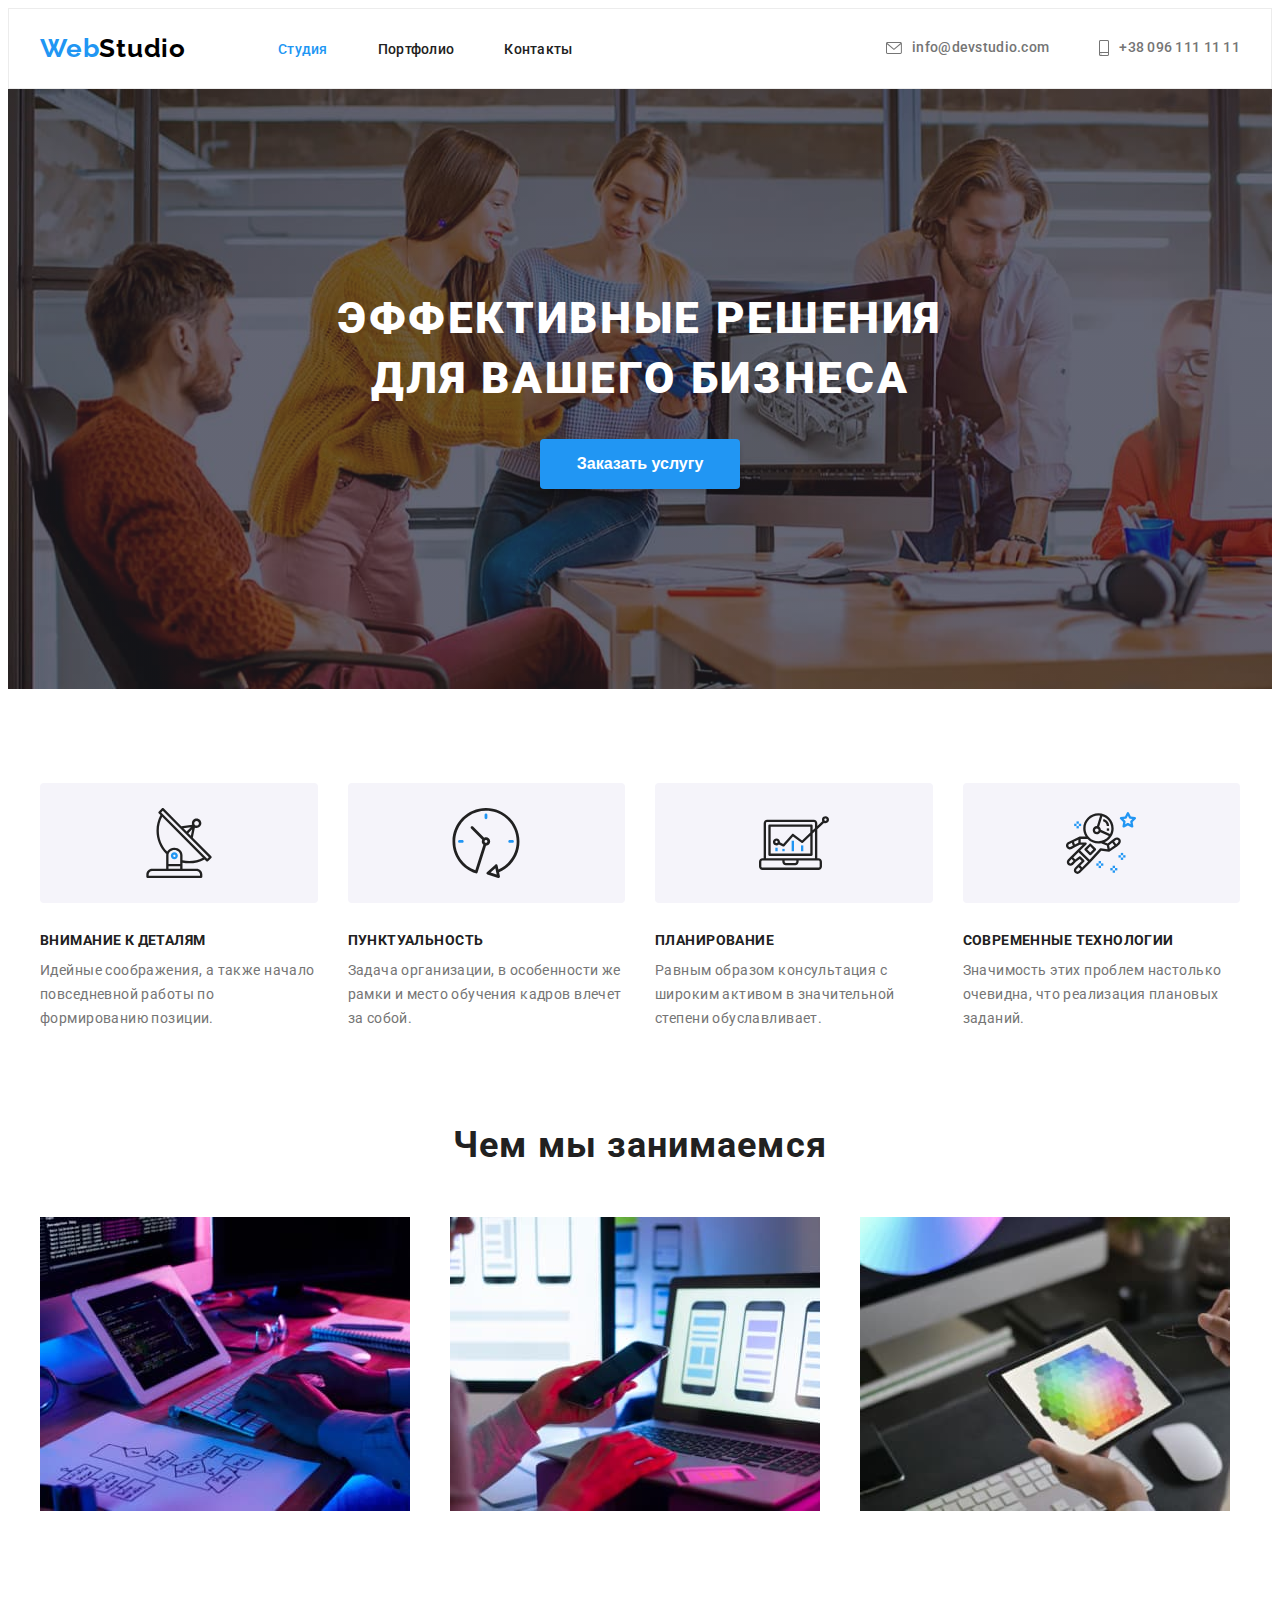
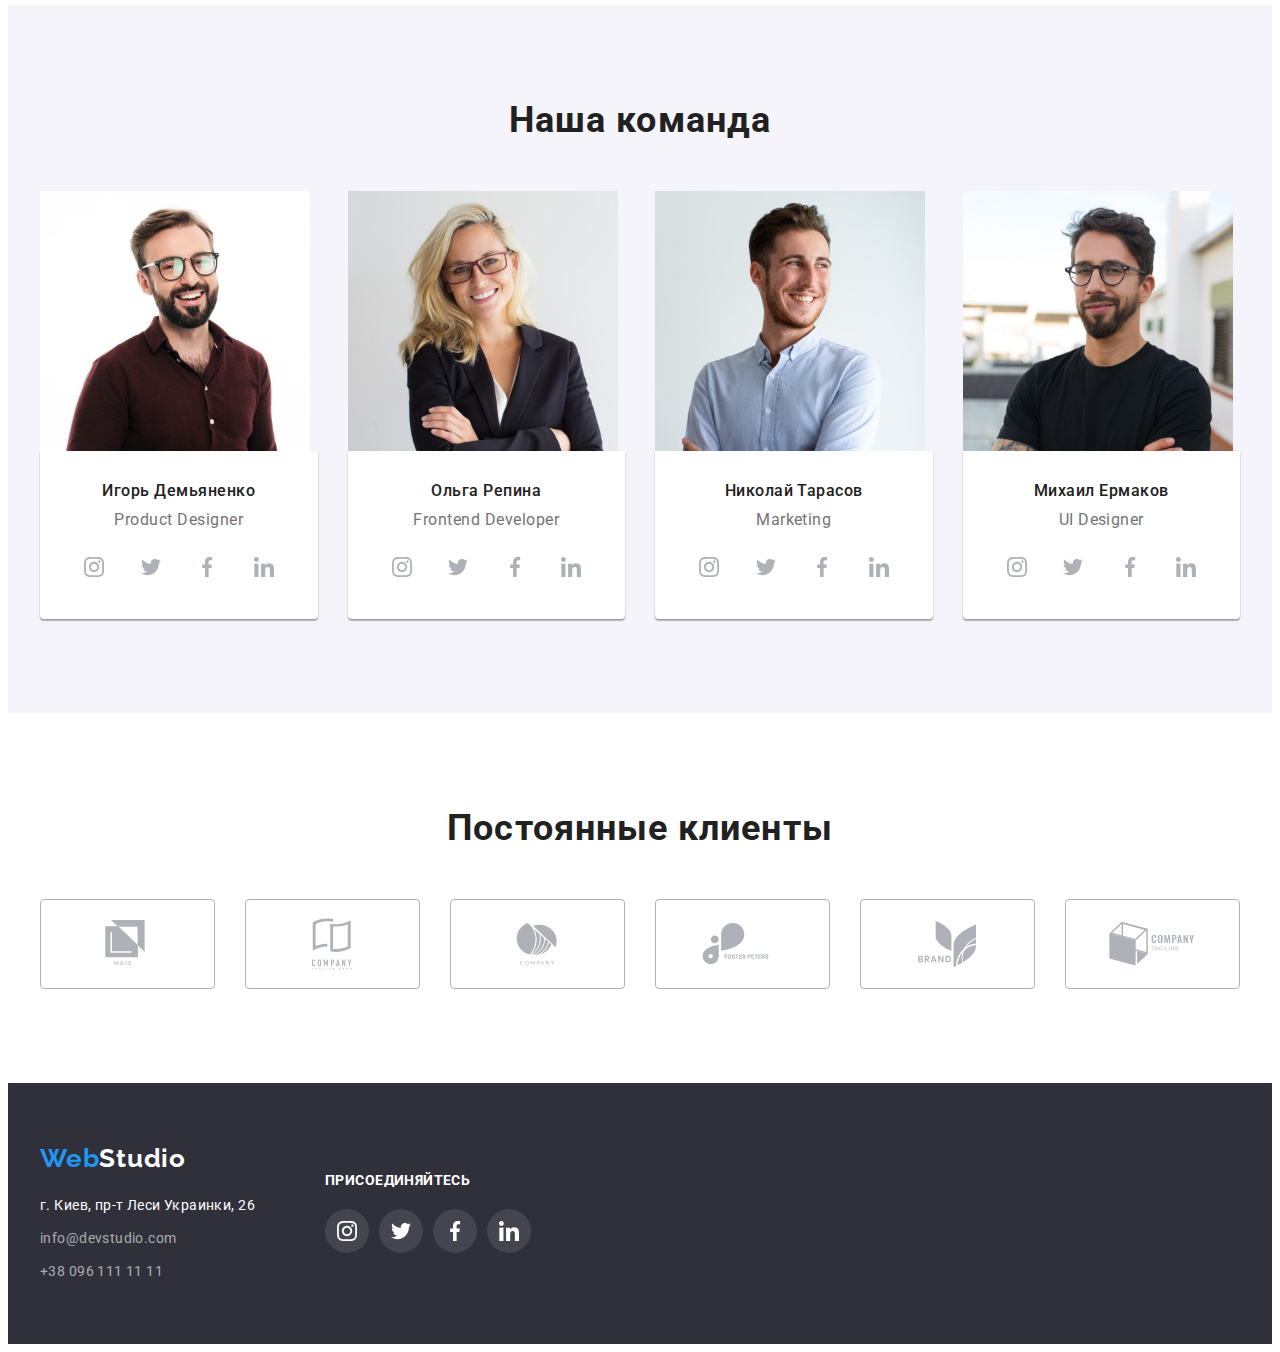
<file: index.html>
<!DOCTYPE html>
<html lang="ru">
<head>
    <meta charset="UTF-8">
    <meta http-equiv="X-UA-Compatible" content="IE=edge">
    <meta name="viewport" content="width=device-width, initial-scale=1.0">
    <title>Студия</title>
    <link rel="stylesheet" href="https://cdnjs.cloudflare.com/ajax/libs/modern-normalize/1.0.0/modern-normalize.min.css"
        integrity="sha512-ISS7cAi1PEhQ8jnbJpJZMd29NlhNj4AWYyLOSp2CE/CsHxTCu+r+t0D2yoJudVrd0/8fTVPUVDzY5Tvli75u/g=="
        crossorigin="anonymous" />
    <link rel="preconnect" href="https://fonts.gstatic.com">
    <link href="https://fonts.googleapis.com/css2?family=Raleway:wght@700&family=Roboto:wght@400;500;700;900&display=swap"
            rel="stylesheet">
    <link rel="stylesheet" href="css/styles.css">
</head>
<body>
<header class="header"> 
    <div class="container">
    <nav class="navigation">
        <a class="logo-link link" href="./index.html"><span class="logo-color">Web</span>Studio</a>
    <ul class="nav-list list">
    <li class="nav-list-item">
         <a class="nav-link link active-link" href="./index.html">Студия</a>
    </li>
    <li class="nav-list-item">
        <a class="nav-link link " href="./portfolio.html">Портфолио</a>
    </li>
    <li class="nav-list-item">
        <a class="nav-link link" href="">Контакты</a>
    </li>
    </ul>
    </nav>
    <ul class="contacts-list list">
        <li class="contact-list-item"> 
            <a class="contact-link-header link" href="mailto:info@devstudio.com"> 
                <svg class="contact-link-icon"  width="16px" height="12px"
  > 
                <use href="./images/icons.svg#envelope"> </use>
            </svg>
                info@devstudio.com</a> </li>
        <li class="contact-list-item"> 
            <a class="contact-link-header link" href="tel:+380961111111"> 
                <svg class="contact-link-icon"  width="10px" height="16px">
                    <use href="./images/icons.svg#smartphone"> </use>
                </svg>
                +38 096 111 11 11</a></li>
    </ul>
    </div>
   </header>    
<main>
    <section class="hero">
        <div class="container">
        <h1 class="hero-title">Эффективные решения<br> для вашего бизнеса</h1>
        <button class="modal-btn" type="button"> Заказать услугу </button>
        </div>
    </section>
    
    <section class="advantage">
        <div class="container">
        <!--Заголовок h2  скрыт-->
        <h2 class="visually-hidden">Наши преимущества</h2>
        <!--Заголовок h2  скрыт-->
        <ul class="advantage-list list">
            <li class="advantage-list-item">
                <div class="adv-visual"> 
                    <svg class="adv-icon"  width="70px" height="70px">
                        <use href="./images/icons.svg#antenna">

                        </use>
                    </svg>
                </div>
                <h3 class="advantage-title">Внимание к деталям</h3>
                <p class="advantage-description">Идейные соображения, а также начало повседневной работы по формированию позиции.</p>
            </li>
            <li class="advantage-list-item">
                <div class="adv-visual">
                    <svg class="adv-icon" width="70px" height="70px">
                        <use href="./images/icons.svg#clock">
                
                        </use>
                    </svg>
                </div>
                <h3 class="advantage-title">Пунктуальность</h3>
                <p class="advantage-description">Задача организации, в особенности же рамки и место обучения кадров влечет за собой.</p>
            </li>
            <li class="advantage-list-item">
                <div class="adv-visual">
                    <svg class="adv-icon" width="70px" height="70px">
                        <use href="./images/icons.svg#diagram">
                
                        </use>
                    </svg>
                </div>
                <h3 class="advantage-title">Планирование</h3>
                <p class="advantage-description">Равным образом консультация с широким активом в значительной степени обуславливает.</p>
            </li>
            <li class="advantage-list-item">
                <div class="adv-visual">
                    <svg class="adv-icon" width="70px" height="70px">
                        <use href="./images/icons.svg#astronaut">
                
                        </use>
                    </svg>
                </div>
                <h3 class="advantage-title">Современные технологии</h3>
                <p class="advantage-description">Значимость этих проблем настолько очевидна, что реализация плановых заданий.</p>
            </li>
        </ul>
        </div>
    </section>
    <section class="short-info">
        <div class="container">
        <h2 class="short-info-title">Чем мы занимаемся</h2>
        <ul class="short-info-list list">
            <li class="short-info-item"> <img class="short-info-img" src="images//main_page/box1.jpg" alt="box1" width="370"></li>
            <li class="short-info-item"> <img class="short-info-img" src="images//main_page/box2.jpg" alt="box2" width="370"></li>
            <li class="short-info-item"> <img class="short-info-img" src="images//main_page/box3.jpg" alt="box3" width="370"></li>
        </ul>
        </div>
    </section>
    
    <section class="team">
        <div class="container">
        <h2 class="team-title">Наша команда</h2>
        <ul class="team-list list">
            <li class="team-list-item"><img class="team-img" src="images//main_page/Игорь_Демьяненко.jpg" alt="Игорь Демьяненко, Product Designer" width="270">
                <div class="team-conteiner">
                <h3 class="team-subtitle">Игорь Демьяненко</h3>
                <p class="team-description">Product Designer</p>
                    <ul class="social-list list"> 
                    <li class="social-list-item">
                    <a class="social-list-link link" href=""> <svg class="social-list-icon" width="20px" height="20px">
                        <use href="./images/icons.svg#instagram"></use>
                    </svg></a>
                </li>
                <li class="social-list-item">
                    <a class="social-list-link link" href=""> <svg class="social-list-icon" width="20px" height="20px">
                            <use href="./images/icons.svg#twitter"></use>
                        </svg></a>
                </li>
                <li class="social-list-item">
                    <a class="social-list-link link" href=""> <svg class="social-list-icon" width="20px" height="20px">
                            <use href="./images/icons.svg#facebook"></use>
                        </svg></a>
                </li>
                <li class="social-list-item">
                    <a class="social-list-link link" href=""> <svg class="social-list-icon" width="20px" height="20px">
                            <use href="./images/icons.svg#linkedin"></use>
                        </svg></a>
                </li>
            </ul>
                </div>
            </li>
            <li class="team-list-item"><img class="team-img" src="images//main_page/Ольга_Репина.jpg" alt="Ольга Репина,Frontend Developer" width="270">
                <div class="team-conteiner">
                <h3 class="team-subtitle">Ольга Репина</h3>
                <p class="team-description">Frontend Developer</p>
                <ul class="social-list list">
                    <li class="social-list-item">
                        <a class="social-list-link link" href=""> <svg class="social-list-icon" width="20px" height="20px">
                                <use href="./images/icons.svg#instagram"></use>
                            </svg></a>
                    </li>
                    <li class="social-list-item">
                        <a class="social-list-link link" href=""> <svg class="social-list-icon" width="20px" height="20px">
                                <use href="./images/icons.svg#twitter"></use>
                            </svg></a>
                    </li>
                    <li class="social-list-item">
                        <a class="social-list-link link" href=""> <svg class="social-list-icon" width="20px" height="20px">
                                <use href="./images/icons.svg#facebook"></use>
                            </svg></a>
                    </li>
                    <li class="social-list-item">
                        <a class="social-list-link link" href=""> <svg class="social-list-icon" width="20px" height="20px">
                                <use href="./images/icons.svg#linkedin"></use>
                            </svg></a>
                    </li>
                </ul>
                            </div>
            </li>
            <li class="team-list-item"><img class="team-img" src="images//main_page/Николай_Тарасов.jpg" alt="Николай Тарасов,Marketing" width="270">
                <div class="team-conteiner">
                <h3 class="team-subtitle">Николай Тарасов</h3>
                <p class="team-description">Marketing</p>
                <ul class="social-list list">
                    <li class="social-list-item">
                        <a class="social-list-link link" href=""> <svg class="social-list-icon" width="20px" height="20px">
                                <use href="./images/icons.svg#instagram"></use>
                            </svg></a>
                    </li>
                    <li class="social-list-item">
                        <a class="social-list-link link" href=""> <svg class="social-list-icon" width="20px" height="20px">
                                <use href="./images/icons.svg#twitter"></use>
                            </svg></a>
                    </li>
                    <li class="social-list-item">
                        <a class="social-list-link link" href=""> <svg class="social-list-icon" width="20px" height="20px">
                                <use href="./images/icons.svg#facebook"></use>
                            </svg></a>
                    </li>
                    <li class="social-list-item">
                        <a class="social-list-link link" href=""> <svg class="social-list-icon" width="20px" height="20px">
                                <use href="./images/icons.svg#linkedin"></use>
                            </svg></a>
                    </li>
                </ul>
               
                </div>
            </li>
            <li class="team-list-item"><img class="team-img" src="images//main_page/Михаил_Ермаков.jpg" alt="Михаил Ермаков,UI Designer" width="270">
            <div class="team-conteiner">
                <h3 class="team-subtitle">Михаил Ермаков</h3>
                <p class="team-description">UI Designer</p>
                <ul class="social-list list">
                    <li class="social-list-item">
                        <a class="social-list-link link" href=""> <svg class="social-list-icon" width="20px" height="20px">
                                <use href="./images/icons.svg#instagram"></use>
                            </svg></a>
                    </li>
                    <li class="social-list-item">
                        <a class="social-list-link link" href=""> <svg class="social-list-icon" width="20px" height="20px">
                                <use href="./images/icons.svg#twitter"></use>
                            </svg></a>
                    </li>
                    <li class="social-list-item">
                        <a class="social-list-link link" href=""> <svg class="social-list-icon" width="20px" height="20px">
                                <use href="./images/icons.svg#facebook"></use>
                            </svg></a>
                    </li>
                    <li class="social-list-item">
                        <a class="social-list-link link" href=""> <svg class="social-list-icon" width="20px" height="20px">
                                <use href="./images/icons.svg#linkedin"></use>
                            </svg></a>
                    </li>
                </ul>
                
                </div>

            </li>
            </ul>
        </div>
    </section>
    <section class="client">
        <div class="container">
            <h2 class="client-tittle">Постоянные клиенты</h2>
            <ul class="client-list list">
                <li class="client-list-item">
                    <a class="client-link link" href="">
                        <svg class="client-icon" width="44px" height="48px">
                            <use href="./images/icons.svg#client1"></use>
                        </svg>
                    </a>
                </li><li class="client-list-item">
                    <a class="client-link link" href="">
                        <svg class="client-icon" width="40px" height="52px">
                            <use href="./images/icons.svg#client2"></use>
                        </svg>
                    </a>
                </li>
                <li class="client-list-item">
                    <a class="client-link link" href="">
                        <svg class="client-icon" width="42px" height="42px">
                            <use href="./images/icons.svg#client3"></use>
                        </svg>
                    </a>
                </li><li class="client-list-item">
                    <a class="client-link link" href="">
                        <svg class="client-icon" width="80px" height="42px">
                            <use href="./images/icons.svg#client4"></use>
                        </svg>
                    </a>
                </li><li class="client-list-item">
                    <a class="client-link link" href="">
                        <svg class="client-icon" width="58px" height="46px">
                            <use href="./images/icons.svg#client5"></use>
                        </svg>
                    </a>
                </li><li class="client-list-item">
                    <a class="client-link link" href="">
                        <svg class="client-icon" width="88px" height="44px">
                            <use href="./images/icons.svg#client6"></use>
                        </svg>
                    </a>
                </li>
            </ul>
        </div>
    </section>
</main>
   <footer class="footer">
    <div class="container">
        <div class="footer-left-side"> 
        <a class="logo-link-footer link logo-dark-theme" href="./index.html"><span class="logo-color">Web</span>Studio</a>
<address class="address">
<p class="physical-address">г. Киев, пр-т Леси Украинки, 26</p>
<ul class="contacts-list-footer list">
    <li class="contacts-list-footer-item"> 
        <a class="contact-link-footer link" href="mailto:info@devstudio.com"> info@devstudio.com</a> </li>
    <li class="contacts-list-footer-item"> 
        <a class="contact-link-footer link" href="tel:+380961111111"> +38 096 111 11 11</a></li>
</ul>
</address>
</div>
<div class="footer-right-side">
<p class="footer-description">присоединяйтесь</p>
<ul class="social-list-footer list">
    <li class="social-list-footer-item">
        <a class="social-list-link-footer link" href="">
             <svg class="social-list-footer-icon" width="20px" height="20px">
                <use href="./images/icons.svg#instagram"></use>
            </svg></a>
    </li>
    <li class="social-list-footer-item">
        <a class="social-list-link-footer link" href="">
            <svg class="social-list-footer-icon" width="20px" height="20px">
                <use href="./images/icons.svg#twitter"></use>
            </svg></a>
    </li>
    <li class="social-list-footer-item">
        <a class="social-list-link-footer link" href="">
            <svg class="social-list-footer-icon" width="20px" height="20px">
                <use href="./images/icons.svg#facebook"></use>
            </svg></a>
    </li>
    <li class="social-list-footer-item">
        <a class="social-list-link-footer link" href="">
            <svg class="social-list-footer-icon" width="20px" height="20px">
                <use href="./images/icons.svg#linkedin"></use>
            </svg></a>
    </li>
</ul>
</div>
</div>
   </footer>
</body>
</html>
</file>
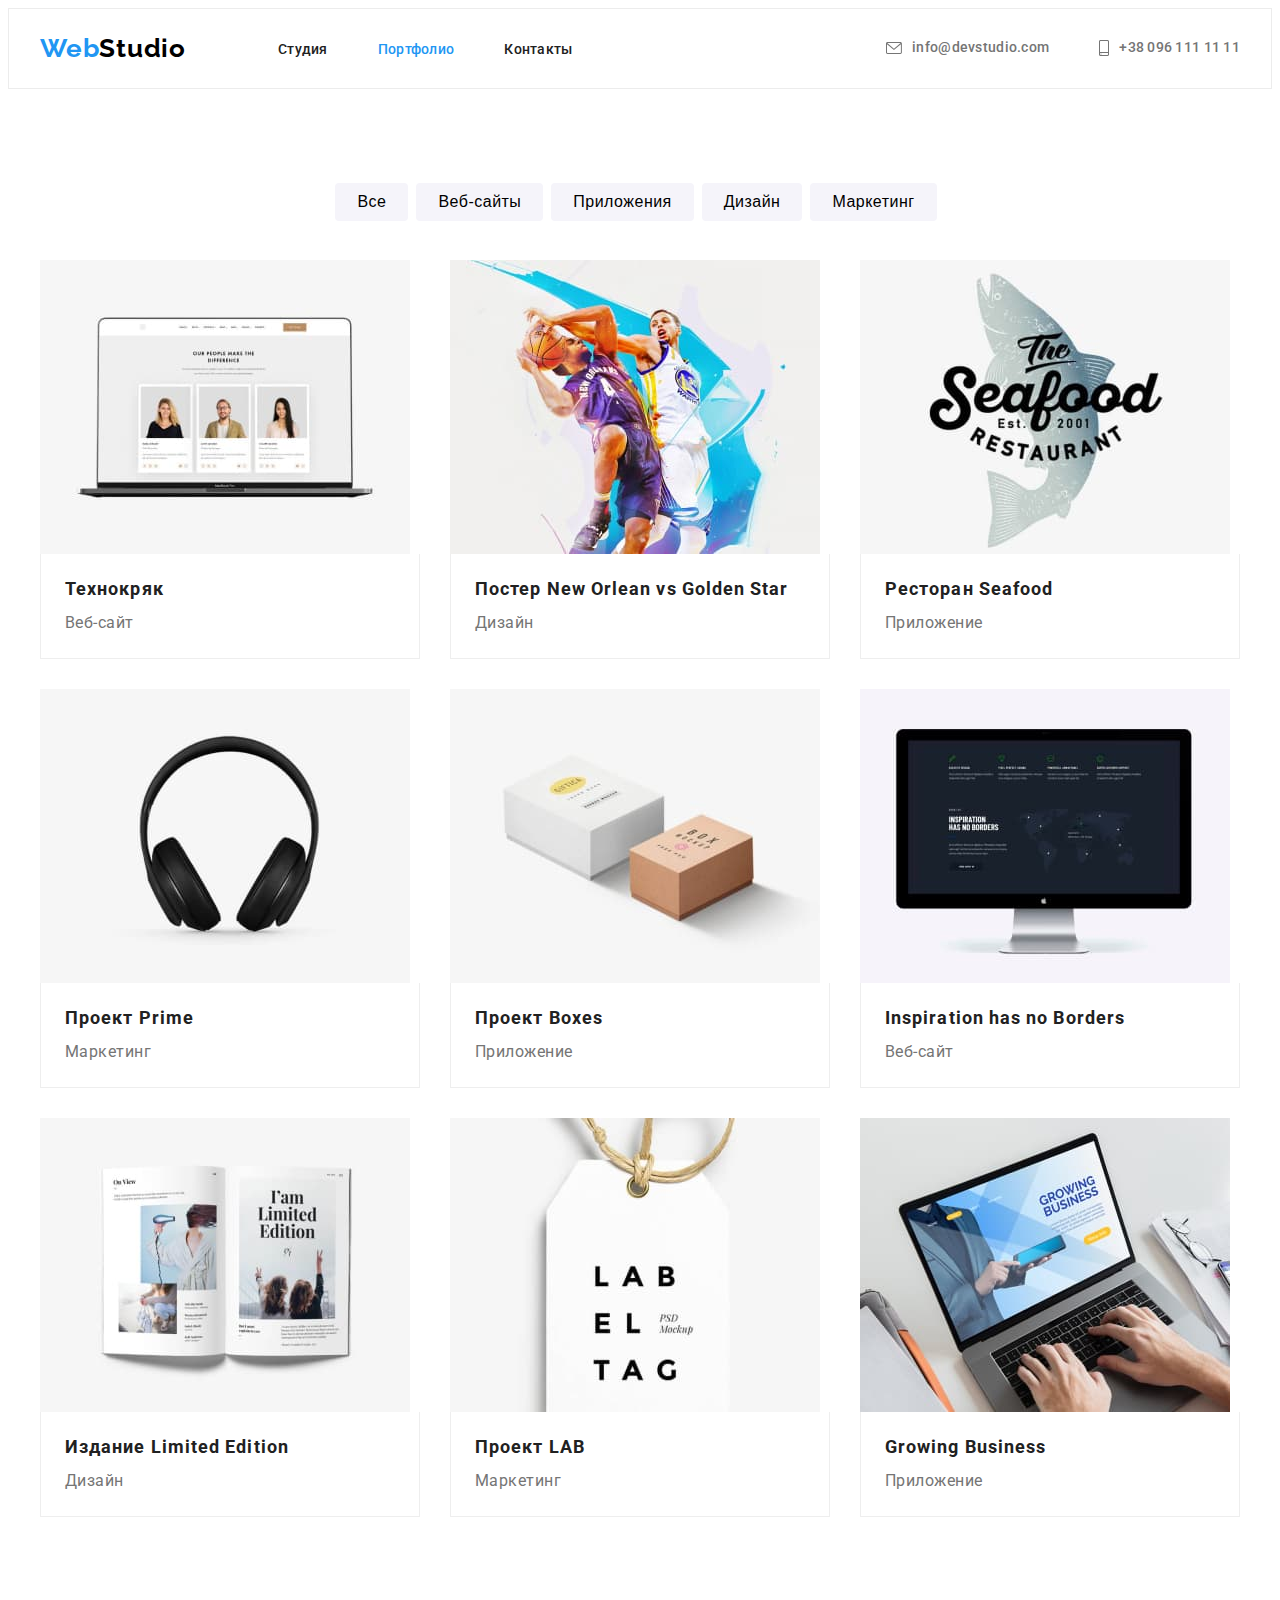
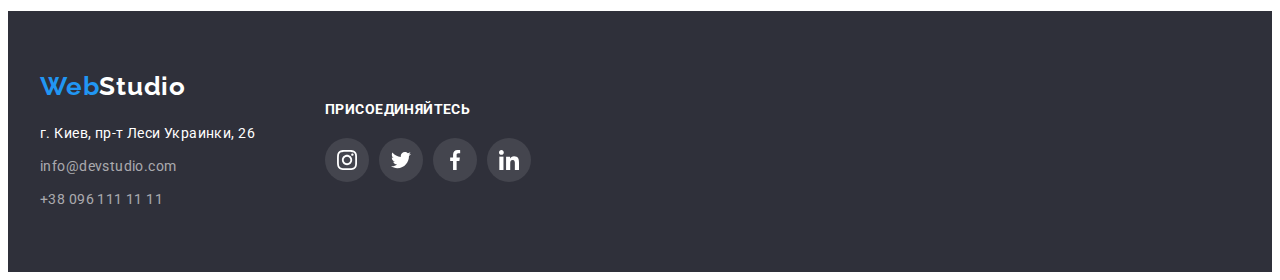
<file: portfolio.html>
<!DOCTYPE html>
<html lang="ru">
<head>
    <meta charset="UTF-8">
    <meta http-equiv="X-UA-Compatible" content="IE=edge">
    <meta name="viewport" content="width=device-width, initial-scale=1.0">
    <title>Портфолио</title>
    <link rel="stylesheet" href="https://cdnjs.cloudflare.com/ajax/libs/modern-normalize/1.0.0/modern-normalize.min.css"
        integrity="sha512-ISS7cAi1PEhQ8jnbJpJZMd29NlhNj4AWYyLOSp2CE/CsHxTCu+r+t0D2yoJudVrd0/8fTVPUVDzY5Tvli75u/g=="
        crossorigin="anonymous" />
    <link rel="preconnect" href="https://fonts.gstatic.com">
    <link href="https://fonts.googleapis.com/css2?family=Raleway:wght@700&family=Roboto:wght@400;500;700;900&display=swap"
        rel="stylesheet">
    <link rel="stylesheet" href="css/styles.css">
    </head>
    
    <body>
        <header class="header">
            <div class="container">
                <nav class="navigation">
                    <a class="logo-link link" href="./index.html"><span class="logo-color">Web</span>Studio</a>
                    <ul class="nav-list list">
                        <li class="nav-list-item">
                            <a class="nav-link link" href="./index.html">Студия</a>
                        </li>
                        <li class="nav-list-item">
                            <a class="nav-link link active-link" href="./portfolio.html">Портфолио</a>
                        </li>
                        <li class="nav-list-item">
                            <a class="nav-link link" href="">Контакты</a>
                        </li>
                    </ul>
                </nav>
                <ul class="contacts-list list">
                    <li class="contact-list-item">
                        <a class="contact-link-header link" href="mailto:info@devstudio.com">
                            <svg class="contact-link-icon" width="16px" height="12px">
                                <use href="./images/icons.svg#envelope"> </use>
                            </svg>
                            info@devstudio.com</a>
                    </li>
                    <li class="contact-list-item">
                        <a class="contact-link-header link" href="tel:+380961111111">
                            <svg class="contact-link-icon" width="10px" height="16px">
                                <use href="./images/icons.svg#smartphone"> </use>
                            </svg>
                            +38 096 111 11 11</a>
                    </li>
                </ul>
            </div>
        </header>
<main>
      
    <section class="portfolio">
    <div class="container">
        <!--Заголовок скрыт!!!!!!!!!!!!!!-->
        <h1 class="visually-hidden">Портфолио</h1>
        <!--Заголовок скрыт!!!!!!!!!!!!!!-->
        <ul class="filtre-list list">
        <li class="filtre-list-item">
            <button class="filtre-btn" type="button">Все</button> </li>
        <li class="filtre-list-item">
            <button  class="filtre-btn" type="button">Веб-сайты</button></li>
        <li class="filtre-list-item">
            <button  class="filtre-btn" type="button">Приложения</button></li>
        <li class="filtre-list-item">
            <button  class="filtre-btn" type="button">Дизайн</button> </li>
        <li class="filtre-list-item">
            <button  class="filtre-btn" type="button">Маркетинг</button> </li>
    </ul>
    <ul class="portfolio-list list">
    <li class="portfolio-list-item">
        <a class="portfolio-link link" href="">
        <img class="portfolio-img" src="images/portfolio/project_1.jpg" alt="Технокряк" width="370">
        <div class="portfolio-conteiner">
        <h3 class="portfolio-title">Технокряк</h3>
        <p class="portfolio-description">Веб-сайт</p>
        </div>
    </a>
</li>
        <li class="portfolio-list-item">
        <a class="portfolio-link link" href="">
        <img class="portfolio-img" src="images/portfolio/project_2.jpg" alt="Постер New Orlean vs Golden Star" width="370">
        <div class="portfolio-conteiner">
        <h3 class="portfolio-title">Постер New Orlean vs Golden Star</h3>
        <p class="portfolio-description">Дизайн</p>
        </div>
        </a>
            
        </li>
        <li class="portfolio-list-item">
        <a class="portfolio-link link" href="">
        <img class="portfolio-img"  src="images/portfolio/project_3.jpg" alt="Ресторан Seafood" width="370">
        <div class="portfolio-conteiner">
            <h3 class="portfolio-title">Ресторан Seafood</h3>
        <p class="portfolio-description">Приложение</p>
        </div>
        </a>
            
        </li>
        <li class="portfolio-list-item">
        <a class="portfolio-link link" href="">
        <img class="portfolio-img" src="images/portfolio/project_4.jpg" alt="Проект Prime" width="370">
        <div class="portfolio-conteiner">
            <h3 class="portfolio-title">Проект Prime</h3>
        <p class="portfolio-description">Маркетинг</p>
        </div>
        </a>
            
        </li>
        <li class="portfolio-list-item">
        <a class="portfolio-link link" href="">
        <img  class="portfolio-img" src="images/portfolio/project_5.jpg" alt="Проект Boxes" width="370">
        <div class="portfolio-conteiner">
            <h3 class="portfolio-title">Проект Boxes</h3>
        <p class="portfolio-description">Приложение</p>
        </div>
        </a>
            
        </li>
        <li class="portfolio-list-item">
        <a class="portfolio-link link" href="">
        <img  class="portfolio-img" src="images/portfolio/project_6.jpg" alt="Inspiration has no Borders" width="370">
    <div class="portfolio-conteiner">
         <h3 class="portfolio-title">Inspiration has no Borders</h3>
        <p class="portfolio-description">Веб-сайт</p>
        </div>
        </a>
           
        </li>
        <li class="portfolio-list-item">
        <a class="portfolio-link link" href="">
        <img  class="portfolio-img" src="images/portfolio/project_7.jpg" alt="Издание Limited Edition" width="370">
        <div class="portfolio-conteiner">
            <h3 class="portfolio-title">Издание Limited Edition</h3>
        <p class="portfolio-description">Дизайн</p>
        </div>
        </a>
            
        </li>
        <li class="portfolio-list-item">
        <a class="portfolio-link link" href="">
        <img  class="portfolio-img" src="images/portfolio/project_8.jpg" alt="Проект LAB" width="370">
        <div class="portfolio-conteiner">
            <h3 class="portfolio-title">Проект LAB</h3>
        <p class="portfolio-description">Маркетинг</p>
        </div>
        </a>
            
        </li>
        <li class="portfolio-list-item">
        <a class="portfolio-link link" href="">
        <img  class="portfolio-img" src="images/portfolio/project_9.jpg" alt="Growing Business" width="370">
        <div class="portfolio-conteiner">
            <h3 class="portfolio-title">Growing Business</h3>
        <p class="portfolio-description">Приложение</p>
        </div>
        </a>
           
        </li>
    </ul>
</div>
</section>
</main>
<footer class="footer">
    <div class="container">
        <div class="footer-left-side">
            <a class="logo-link-footer link logo-dark-theme" href="./index.html"><span
                    class="logo-color">Web</span>Studio</a>
            <address class="address">
                <p class="physical-address">г. Киев, пр-т Леси Украинки, 26</p>
                <ul class="contacts-list-footer list">
                    <li class="contacts-list-footer-item">
                        <a class="contact-link-footer link" href="mailto:info@devstudio.com"> info@devstudio.com</a>
                    </li>
                    <li class="contacts-list-footer-item">
                        <a class="contact-link-footer link" href="tel:+380961111111"> +38 096 111 11 11</a>
                    </li>
                </ul>
            </address>
        </div>
        <div class="footer-right-side">
            <p class="footer-description">присоединяйтесь</p>
            <ul class="social-list-footer list">
                <li class="social-list-footer-item">
                    <a class="social-list-link-footer link" href="">
                        <svg class="social-list-footer-icon" width="20px" height="20px">
                            <use href="./images/icons.svg#instagram"></use>
                        </svg></a>
                </li>
                <li class="social-list-footer-item">
                    <a class="social-list-link-footer link" href="">
                        <svg class="social-list-footer-icon" width="20px" height="20px">
                            <use href="./images/icons.svg#twitter"></use>
                        </svg></a>
                </li>
                <li class="social-list-footer-item">
                    <a class="social-list-link-footer link" href="">
                        <svg class="social-list-footer-icon" width="20px" height="20px">
                            <use href="./images/icons.svg#facebook"></use>
                        </svg></a>
                </li>
                <li class="social-list-footer-item">
                    <a class="social-list-link-footer link" href="">
                        <svg class="social-list-footer-icon" width="20px" height="20px">
                            <use href="./images/icons.svg#linkedin"></use>
                        </svg></a>
                </li>
            </ul>
        </div>
    </div>
</footer>
</body>
</html>
</file>
<file: css/styles.css>
:root {
  --main-font: 'Roboto', sans-serif;
  --secondary-font: 'Raleway', sans-serif;
  --accent-color: #2196f3;
  --background-color: #2f303a;
  --main-color: #212121;
  --secondary-color: rgb(255, 255, 255);
  --additional-color: #757575;
  --accent-modal-btn: #188ce8;
  --logo-main-color: #000000;
}
.link {
  text-decoration: none;
  color: var(--main-color);
}

.list {
  list-style: none;
}

.address {
  font-style: normal;
}

body {
  font-family: var(--main-font);
  color: var(--main-color);
}

h1,
h2,
h3,
h4,
h5,
h6,
p {
  margin: 0;
}

ul,
ol {
  margin: 0;
  padding: 0;
}

img {
  display: block;
}

.visually-hidden {
  position: absolute !important;
  clip: rect(1px 1px 1px 1px); /* IE6, IE7 */
  clip: rect(1px, 1px, 1px, 1px);
  padding: 0 !important;
  border: 0 !important;
  height: 1px !important;
  width: 1px !important;
  overflow: hidden;
}

.container {
  width: 1200px;
  margin: 0 auto;
  padding-left: 15px;
  padding-right: 15px;
}

/*=====Heder=====*/
.header {
  padding-top: 24px;
  padding-bottom: 24px;
  border: 1px solid #ececec;
}
.header .container {
  display: flex;
  align-items: center;
}

.navigation {
  display: flex;
  align-items: center;
}
.nav-list {
  display: flex;
  align-items: center;
}
.contacts-list {
  display: flex;
  align-items: center;
  margin-left: auto;
}
.logo-link {
  font-family: var(--secondary-font);
  font-weight: 700;
  font-size: 26px;
  line-height: 1.19;
  letter-spacing: 0.03em;
  color: var(--logo-main-color);
  margin-right: 92px;
}
.logo-color {
  color: var(--accent-color);
}
.nav-link,
.contact-link-header {
  font-weight: 500;
  font-size: 14px;
  line-height: 1.14;
  letter-spacing: 0.02em;
}
.nav-link:hover,
.nav-link:focus {
  color: var(--accent-color);
}
.active-link {
  color: var(--accent-color);
}
.contact-link-header {
  display: flex;
  align-items: center;
  color: var(--additional-color);
}
.contact-link-icon {
  margin-right: 10px;
  fill: currentColor;
}

.contact-link-header:hover,
.contact-link-header:focus {
  color: var(--accent-color);
}
.contact-link-header:hover
  .contact-link-icon
  .contact-link-header:focus
  .contact-link-icon {
  fill: var(--accent-color);
}

.nav-list-item:not(:last-child) {
  margin-right: 50px;
}
.contact-list-item:not(:last-child) {
  margin-right: 50px;
}

/*=====And Heder=====*/

/*=====Hero=====*/
.hero {
  background-color: var(--background-color);
  padding-top: 200px;
  padding-bottom: 200px;
  text-align: center;
  margin: auto;
  background-image: linear-gradient(
      rgba(47, 48, 58, 0.4),
      rgba(47, 48, 58, 0.4)
    ),
    url(../images/main_page/bghero.jpg);
  background-repeat: no-repeat;
  background-size: cover;
  max-width: 1600px;
  margin: 0 auto;
}
.hero .hero-title {
  margin-bottom: 30px;
}
.hero-title {
  font-weight: 900;
  font-size: 44px;
  line-height: 1.36;

  text-align: center;
  letter-spacing: 0.06em;
  text-transform: uppercase;

  color: var(--secondary-color);
}
.modal-btn {
  font-weight: 700;
  font-size: 16px;
  line-height: 1.88;
  color: var(--secondary-color);
  background-color: var(--accent-color);
  cursor: pointer;
  min-width: 200px;
  border-radius: 4px;
  padding: 10px 32px;
  border: none;
  box-shadow: 0px 4px 4px rgba(0, 0, 0, 0.15);
}
.modal-btn:hover,
.modal-btn:focus {
  background: var(--accent-modal-btn);
}
/*=====And Hero=====*/

/*=====Advantage=====*/
.advantage {
  padding-top: 94px;
  padding-bottom: 47px;
}
.advantage-list {
  display: flex;
  margin-left: -30px;
  margin-top: -30px;
}
.advantage-list-item {
  margin-left: 30px;
  margin-top: 30px;
  flex-basis: calc(100% / 4 - 30px);
}
.advantage-title {
  font-weight: 700;
  font-size: 14px;
  line-height: 1.14;
  letter-spacing: 0.03em;
  text-transform: uppercase;
  margin-bottom: 10px;
}
.advantage-description {
  font-weight: 400;
  font-size: 14px;
  line-height: 1.71;
  letter-spacing: 0.03em;
  color: var(--additional-color);
}
.adv-visual {
  background-color: #f5f4fa;
  border-radius: 4px;
  height: 120px;
  margin-bottom: 30px;
  display: flex;
  justify-content: center;
  align-items: center;
}
/*=====And Advantage=====*/
/*=====Short info=====*/
.short-info {
  padding-top: 47px;
  padding-bottom: 94px;
  text-align: center;
}
.short-info .short-info-title {
  margin-bottom: 50px;
}
.short-info-title,
.team-title {
  font-weight: 700;
  font-size: 36px;
  line-height: 1.17;
  text-align: center;
  letter-spacing: 0.03em;
}
.short-info-list {
  display: flex;
  flex-wrap: wrap;
  margin-left: -30px;
  margin-top: -30px;
}
.short-info-item {
  margin-left: 30px;
  margin-top: 30px;
  flex-basis: calc(100% / 3 - 30px);
}
/*=====AND Short info=====*/
/*=====TEAM=====*/
.team {
  background-color: #f5f4fa;
  padding-top: 94px;
  padding-bottom: 94px;
}
.team .team-title {
  margin-bottom: 50px;
}
.team-subtitle {
  font-weight: 500;
  font-size: 16px;
  line-height: 1.19;
  text-align: center;
  letter-spacing: 0.03em;
}
.team-description {
  font-weight: 400;
  font-size: 16px;
  line-height: 1.19;
  text-align: center;
  letter-spacing: 0.03em;
  color: var(--additional-color);
  margin-bottom: 16px;
}
.team-list {
  display: flex;
  flex-wrap: wrap;
  margin-left: -30px;
  margin-top: -30px;
}
.team-list-item {
  margin-left: 30px;
  margin-top: 30px;
  flex-basis: calc(100% / 4 - 30px);
}
.team-conteiner {
  padding: 30px 32px;
  background-color: var(--secondary-color);
  box-shadow: 0px 1px 3px rgba(0, 0, 0, 0.12), 0px 1px 1px rgba(0, 0, 0, 0.14),
    0px 2px 1px rgba(0, 0, 0, 0.2);
  border-radius: 0px 0px 4px 4px;
}
.team-subtitle {
  margin-bottom: 10px;
}
.social-list {
  display: flex;
  align-items: center;
  justify-content: space-between;
}
.social-list-link {
  display: flex;
  justify-content: center;
  align-items: center;
  width: 44px;
  height: 44px;
  border-radius: 50%;
  background-color: var(--secondary-color);
}
.social-list-icon {
  fill: #afb1b8;
}
.social-list-link:hover,
.social-list-link:focus {
  background-color: var(--accent-color);
}
.social-list-link:hover .social-list-icon,
.social-list-link:focus .social-list-icon {
  fill: var(--secondary-color);
}
/*=====AND TEAM=====*/
/*=====CLIENT=====*/
.client {
  padding-top: 94px;
  padding-bottom: 94px;
}
.client-tittle {
  font-weight: 700;
  font-size: 36px;
  line-height: 1.17;
  text-align: center;
  letter-spacing: 0.03em;
  color: var(--main-color);
  margin-bottom: 50px;
}
.client-list {
  display: flex;
  margin-left: -30px;
  margin-top: -30px;
}
.client-list-item {
  margin-left: 30px;
  margin-top: 30px;
  flex-basis: calc(100% / 6 - 30px);
}
.client-link {
  display: flex;
  justify-content: center;
  align-items: center;
  border: 1px solid #afb1b8;
  box-sizing: border-box;
  border-radius: 4px;
  height: 90px;
}
.client-icon {
  fill: #afb1b8;
}
.client-link:hover,
.client-link:focus {
  border: 1px solid var(--accent-color);
}
.client-link:hover .client-icon,
.client-link:focus .client-icon {
  fill: var(--accent-color);
}
/*=====AND CLIENT=====*/

/*=====FOOTER=====*/
.footer {
  background-color: var(--background-color);
  padding-top: 60px;
  padding-bottom: 60px;
}
.logo-link-footer {
  font-family: var(--secondary-font);
  font-weight: 700;
  font-size: 26px;
  line-height: 1.19;
  letter-spacing: 0.03em;
  color: var(--logo-main-color);
  margin-bottom: 20px;
  display: block;
}
.logo-dark-theme {
  color: var(--secondary-color);
}

.contact-link-footer,
.physical-address {
  font-weight: 400;
  font-size: 14px;
  line-height: 1.71;
  letter-spacing: 0.03em;
}
.physical-address {
  color: var(--secondary-color);
  margin-bottom: 9px;
}
.contact-link-footer {
  color: rgba(255, 255, 255, 0.6);
}
.contact-link-footer:hover,
.contact-link-footer:focus {
  color: var(--accent-color);
}

.footer .container {
  display: flex;
  align-items: center;
}

.contacts-list-footer {
  margin-bottom: -9px;
}
.contacts-list-footer-item {
  margin-bottom: 9px;
}
.container .footer-left-side {
  margin-right: 70px;
}
.footer-right-side {
  width: 206px;
  height: 80px;
}

.footer-description {
  font-weight: 700;
  font-size: 14px;
  line-height: 1.14;
  letter-spacing: 0.03em;
  text-transform: uppercase;
  color: var(--secondary-color);
}
.social-list-footer {
  display: flex;
  margin-top: 20px;
  align-items: center;
  justify-content: space-between;
}
.social-list-link-footer {
  display: flex;
  justify-content: center;
  align-items: center;
  width: 44px;
  height: 44px;
  border-radius: 50%;
  background-color: rgba(255, 255, 255, 0.1);
}
.social-list-footer-icon {
  fill: var(--secondary-color);
}
.social-list-link-footer:hover,
.social-list-link-footer:focus {
  background-color: var(--accent-color);
}

/*=====AND FOOTER=====*/

/*=====PORTFOLIO=====*/
.portfolio {
  padding-top: 94px;
  padding-bottom: 94px;
  text-align: center;
  margin: auto;
}

.filtre-btn {
  font-weight: 500;
  font-size: 16px;
  line-height: 1.62;
  text-align: center;
  letter-spacing: 0.03em;
  background: #f5f4fa;
  border-radius: 4px;

  padding: 6px 22px;
  border: none;
  min-width: 73px;
}
.filtre-btn:hover,
.filtre-btn:focus {
  background-color: var(--accent-color);
  color: var(--secondary-color);
  cursor: pointer;
  box-shadow: 0px 3px 1px rgba(0, 0, 0, 0.1), 0px 1px 2px rgba(0, 0, 0, 0.08),
    0px 2px 2px rgba(0, 0, 0, 0.12);
  border-radius: 4px;
}
.portfolio-title {
  font-weight: 700;
  font-size: 18px;
  line-height: 1.67;
  letter-spacing: 0.06em;
  margin-bottom: 4px;
}
.portfolio-description {
  font-weight: 400;
  font-size: 16px;
  line-height: 1.88;
  letter-spacing: 0.03em;
  color: var(--additional-color);
}
.filtre-list {
  display: flex;
  justify-content: center;
  margin-bottom: 39px;
}
.filtre-list-item {
  margin-right: 8px;
}

.portfolio-list {
  display: flex;
  flex-wrap: wrap;
  margin-left: -30px;
  margin-top: -30px;
}
.portfolio-list-item {
  margin-left: 30px;
  margin-top: 30px;
  flex-basis: calc(100% / 3 - 30px);
}
.portfolio-conteiner {
  padding: 20px 24px;
  text-align: left;
  background: var(--secondary-color);
  border-bottom: 1px solid #eeeeee;
  border-left: 1px solid #eeeeee;
  border-right: 1px solid #eeeeee;
}
.portfolio-link {
  display: block;
}

.portfolio-link:hover,
.portfolio-link:focus {
  box-shadow: 0px 1px 1px rgba(0, 0, 0, 0.12), 0px 4px 4px rgba(0, 0, 0, 0.06),
    1px 4px 6px rgba(0, 0, 0, 0.16);
}
/*=====AND PORTFOLIO=====*/
/*=====COMPONRNT=====*/

/*=====AND COMPONRNT=====*/
</file>
